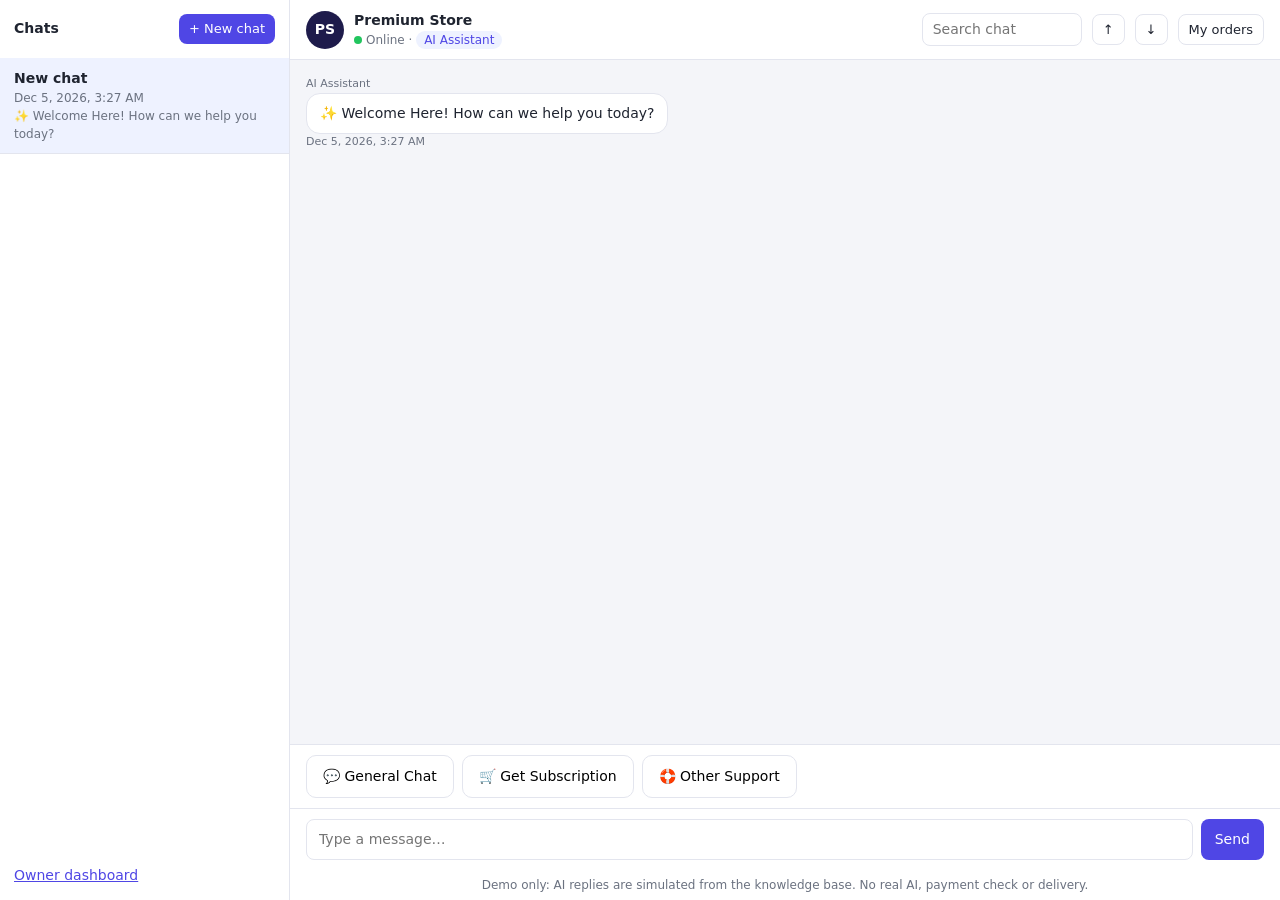
<file: index.html>
<!doctype html>
<html lang="en">

<head>
    <meta charset="utf-8">
    <meta name="viewport" content="width=device-width,initial-scale=1">
    <title>Premium Store Assistant</title>
    <link rel="stylesheet" href="style.css">
</head>

<body>
    <div class="chat-app">
        <aside id="side" class="side">
            <div class="side-h"><b>Chats</b><button class="btn sm" id="newBtn">+ New chat</button></div>
            <div id="hist"></div><a class="adm" href="admin.html">Owner dashboard</a>
        </aside>
        <main class="chat">
            <header class="chat-h"><button class="btn ghost sm mob" id="menuBtn">☰</button>
                <div class="logo">PS</div>
                <div><b>Premium Store</b>
                    <div class="sub"><span class="dot"></span>Online · <span id="who" class="badge">AI Assistant</span>
                    </div>
                </div>
                <div class="grow"></div><input id="search" placeholder="Search chat" class="inp sm"><button
                    class="btn ghost sm" id="prev">↑</button><button class="btn ghost sm" id="next">↓</button><button
                    class="btn ghost sm" id="ordersBtn">My orders</button>
            </header>
            <div id="msgs" class="msgs"></div>
            <div id="panel" class="panel"></div>
            <footer class="chat-f"><input id="inp" class="inp" placeholder="Type a message…"><button class="btn"
                    id="send">Send</button></footer>
            <div class="note">Demo only: AI replies are simulated from the knowledge base. No real AI, payment check or
                delivery.</div>
        </main>
    </div>
    <div id="toasts"></div>
    <script src="storage.js"></script>
    <script src="app.js"></script>
</body>

</html>
</file>
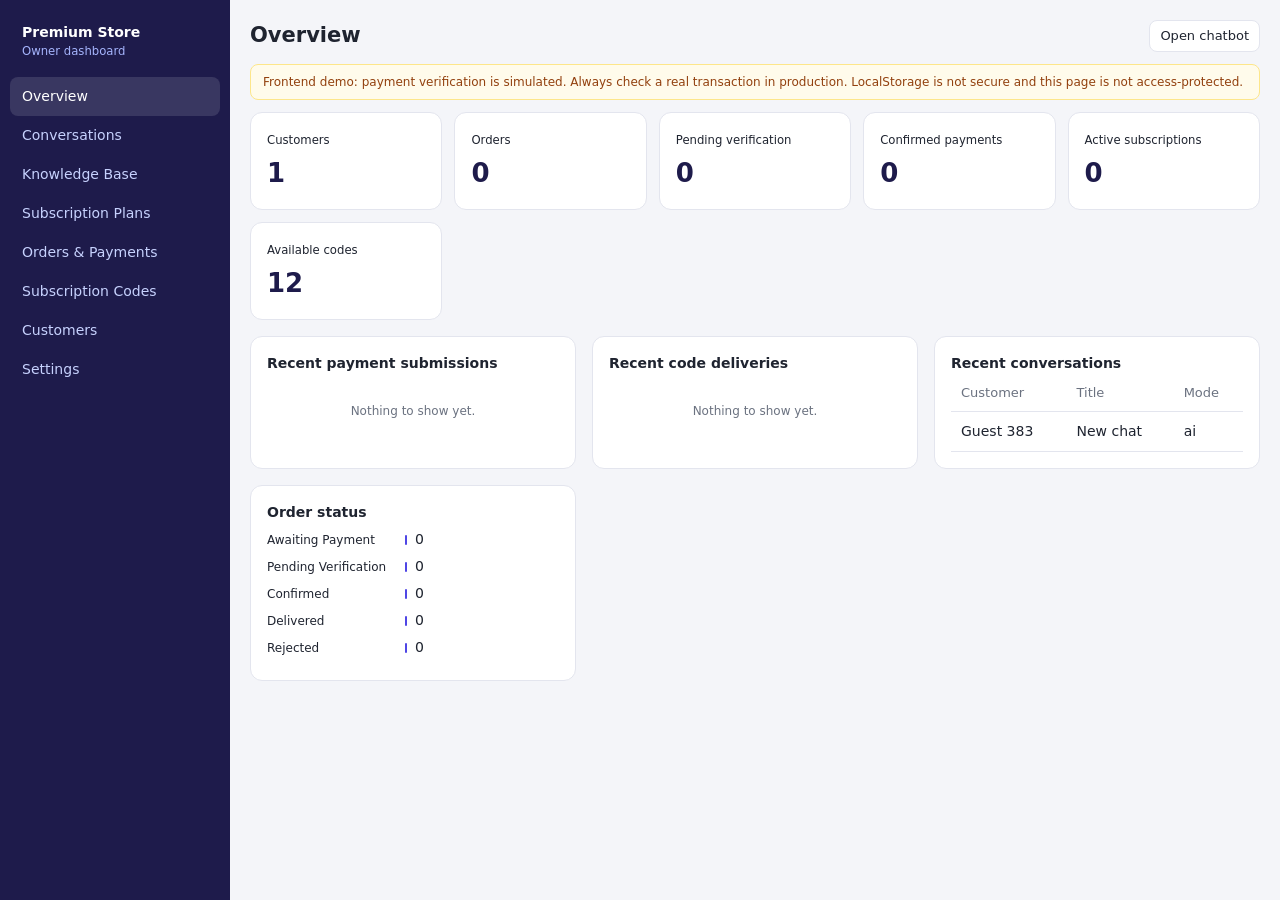
<file: admin.html>
<!doctype html>
<html lang="en">

<head>
    <meta charset="utf-8">
    <meta name="viewport" content="width=device-width,initial-scale=1">
    <title>Owner Dashboard</title>
    <link rel="stylesheet" href="style.css">
</head>

<body>
    <div class="adm-app">
        <aside class="nav" id="nav"></aside>
        <main class="main">
            <div class="top"><button class="btn ghost sm mob" id="navBtn">☰</button>
                <h2 id="title"></h2>
                <div class="grow"></div><a class="btn ghost sm" href="index.html">Open chatbot</a>
            </div>
            <div class="banner">Frontend demo: payment verification is simulated. Always check a real transaction in
                production. LocalStorage is not secure and this page is not access-protected.</div>
            <div id="view"></div>
        </main>
    </div>
    <div id="toasts"></div>
    <script src="storage.js"></script>
    <script src="admin.js"></script>
</body>

</html>
</file>
<file: style.css>
:root {
    --navy: #1e1b4b;
    --ind: #4f46e5;
    --bg: #f4f5f9;
    --b: #e3e5ee;
    --tx: #1f2430;
    --mu: #6b7280;
    --r: 12px
}

* {
    box-sizing: border-box
}

body {
    margin: 0;
    font: 14px/1.5 Inter, system-ui, sans-serif;
    background: var(--bg);
    color: var(--tx)
}

.grow {
    flex: 1
}

.row {
    display: flex;
    gap: 8px;
    align-items: center;
    margin: 8px 0;
    flex-wrap: wrap
}

.end {
    justify-content: flex-end
}

.mob {
    display: none
}

.btn {
    background: var(--ind);
    color: #fff;
    border: 0;
    border-radius: 8px;
    padding: 9px 14px;
    font: inherit;
    font-weight: 500;
    cursor: pointer;
    transition: .15s;
    text-decoration: none
}

.btn:hover {
    background: #4338ca
}

.btn:disabled {
    opacity: .5;
    cursor: not-allowed
}

.btn.ghost {
    background: #fff;
    color: var(--tx);
    border: 1px solid var(--b)
}

.btn.ghost:hover {
    background: #f0f1f7
}

.btn.danger {
    background: #dc2626
}

.btn.sm {
    padding: 5px 10px;
    font-size: 13px
}

.inp {
    width: 100%;
    border: 1px solid var(--b);
    border-radius: 8px;
    padding: 9px 12px;
    font: inherit;
    background: #fff
}

.inp:focus,
.btn:focus-visible {
    outline: 2px solid var(--ind);
    outline-offset: 1px
}

.inp.sm {
    width: 160px;
    padding: 5px 10px
}

label {
    display: block;
    margin: 10px 0 4px;
    color: var(--mu);
    font-size: 13px
}

.badge {
    font-size: 12px;
    padding: 2px 8px;
    border-radius: 99px;
    background: #eef2ff;
    color: var(--ind)
}

.Confirmed,
.Delivered,
.Active,
.Available {
    background: #dcfce7;
    color: #166534
}

.Rejected,
.Expired {
    background: #fee2e2;
    color: #991b1b
}

.PendingVerification,
.Pending,
.AwaitingPayment {
    background: #fef3c7;
    color: #92400e
}

.chat-app {
    display: flex;
    height: 100vh
}

.side {
    width: 290px;
    background: #fff;
    border-right: 1px solid var(--b);
    overflow: auto;
    display: flex;
    flex-direction: column
}

.side-h {
    display: flex;
    justify-content: space-between;
    align-items: center;
    padding: 14px
}

.hitem {
    padding: 10px 14px;
    border-bottom: 1px solid var(--b);
    cursor: pointer;
    display: flex;
    flex-direction: column
}

.hitem:hover,
.hitem.on {
    background: #eef2ff
}

.hitem small,
.hitem span {
    color: var(--mu);
    font-size: 12px
}

.adm {
    margin-top: auto;
    padding: 14px;
    color: var(--ind)
}

.chat {
    flex: 1;
    display: flex;
    flex-direction: column;
    min-width: 0
}

.chat-h {
    display: flex;
    align-items: center;
    gap: 10px;
    padding: 10px 16px;
    background: #fff;
    border-bottom: 1px solid var(--b);
    flex-wrap: wrap
}

.logo {
    width: 38px;
    height: 38px;
    border-radius: 50%;
    background: var(--navy);
    color: #fff;
    display: grid;
    place-items: center;
    font-weight: 700
}

.dot {
    display: inline-block;
    width: 8px;
    height: 8px;
    background: #22c55e;
    border-radius: 50%;
    margin-right: 4px
}

.sub {
    font-size: 12px;
    color: var(--mu)
}

.msgs {
    flex: 1;
    overflow: auto;
    padding: 16px;
    display: flex;
    flex-direction: column;
    gap: 10px
}

.msg {
    max-width: 78%
}

.msg.customer {
    align-self: flex-end;
    text-align: right
}

.lbl {
    font-size: 11px;
    color: var(--mu)
}

.ts {
    font-size: 11px;
    color: var(--mu)
}

.bub {
    display: inline-block;
    text-align: left;
    padding: 9px 13px;
    border-radius: 14px;
    background: #fff;
    border: 1px solid var(--b)
}

.customer .bub {
    background: var(--ind);
    color: #fff;
    border-color: var(--ind)
}

.owner .bub {
    background: #e0e7ff;
    border-color: #c7d2fe
}

.flash .bub {
    box-shadow: 0 0 0 3px #fde047
}

mark {
    background: #fde047
}

.panel {
    padding: 10px 16px;
    background: #fff;
    border-top: 1px solid var(--b);
    max-height: 42vh;
    overflow: auto
}

.opts {
    display: flex;
    gap: 8px;
    flex-wrap: wrap
}

.opt {
    border: 1px solid var(--b);
    background: #fff;
    border-radius: 10px;
    padding: 10px 16px;
    cursor: pointer;
    font: inherit;
    transition: .15s
}

.opt:hover {
    border-color: var(--ind);
    background: #eef2ff
}

.up {
    display: flex;
    flex-direction: column;
    gap: 10px
}

#prev-img,
.shot {
    max-width: 240px;
    border-radius: 8px;
    border: 1px solid var(--b)
}

.shot {
    max-width: 100%
}

.ord {
    padding: 8px 0;
    border-bottom: 1px solid var(--b)
}

.code {
    background: #f0fdf4;
    border: 1px solid #bbf7d0;
    padding: 8px;
    border-radius: 8px;
    margin-top: 6px
}

.hint,
.empty,
.note {
    color: var(--mu);
    font-size: 12px
}

.note {
    text-align: center;
    padding: 6px;
    background: #fff
}

.empty {
    padding: 16px;
    text-align: center
}

.chat-f {
    display: flex;
    gap: 8px;
    padding: 10px 16px;
    background: #fff;
    border-top: 1px solid var(--b)
}

.adm-app {
    display: flex;
    min-height: 100vh
}

.nav {
    width: 230px;
    background: var(--navy);
    padding: 16px 10px;
    flex-shrink: 0
}

.nav a {
    display: block;
    color: #c7d2fe;
    padding: 9px 12px;
    border-radius: 8px;
    text-decoration: none
}

.nav a:hover,
.nav a.on {
    background: rgba(255, 255, 255, .12);
    color: #fff
}

.brand {
    color: #fff;
    font-weight: 700;
    padding: 6px 12px 16px
}

.brand small {
    display: block;
    font-weight: 400;
    color: #a5b4fc
}

.main {
    flex: 1;
    padding: 20px;
    min-width: 0
}

.top {
    display: flex;
    align-items: center;
    gap: 10px
}

.top h2 {
    margin: 0
}

.banner {
    background: #fffbeb;
    border: 1px solid #fde68a;
    color: #92400e;
    padding: 8px 12px;
    border-radius: 8px;
    margin: 12px 0;
    font-size: 12px
}

.card {
    background: #fff;
    border: 1px solid var(--b);
    border-radius: var(--r);
    padding: 16px
}

.cards {
    display: grid;
    grid-template-columns: repeat(auto-fit, minmax(160px, 1fr));
    gap: 12px;
    margin-bottom: 16px
}

.card h3 {
    margin: 4px 0 0;
    font-size: 26px;
    color: var(--navy)
}

.grid2 {
    display: grid;
    grid-template-columns: repeat(auto-fit, minmax(320px, 1fr));
    gap: 16px
}

.tw {
    overflow: auto
}

table {
    width: 100%;
    border-collapse: collapse;
    background: #fff
}

th,
td {
    text-align: left;
    padding: 9px 10px;
    border-bottom: 1px solid var(--b);
    vertical-align: middle
}

th {
    color: var(--mu);
    font-weight: 500;
    font-size: 13px
}

td .btn {
    margin-right: 4px
}

.thumb {
    height: 36px;
    border-radius: 4px
}

.tabs {
    display: flex;
    gap: 6px;
    margin: 8px 0
}

.split {
    display: grid;
    grid-template-columns: 280px 1fr;
    gap: 16px
}

.list {
    padding: 0;
    max-height: 70vh;
    overflow: auto
}

.list .inp {
    margin: 10px;
    width: calc(100% - 20px)
}

.thread .msgs {
    max-height: 50vh
}

.bar {
    display: flex;
    align-items: center;
    gap: 8px;
    margin: 6px 0
}

.bar span {
    width: 130px;
    font-size: 12px
}

.bar i {
    display: block;
    height: 10px;
    background: var(--ind);
    border-radius: 5px;
    min-width: 2px
}

.bar em {
    font-style: normal
}

.overlay {
    position: fixed;
    inset: 0;
    background: rgba(15, 15, 40, .5);
    display: grid;
    place-items: center;
    z-index: 50;
    padding: 12px
}

.modal {
    background: #fff;
    border-radius: var(--r);
    width: min(560px, 100%);
    max-height: 90vh;
    overflow: auto
}

.modal.sm {
    width: min(380px, 100%)
}

.mh {
    display: flex;
    justify-content: space-between;
    align-items: center;
    padding: 14px 18px;
    border-bottom: 1px solid var(--b)
}

.mb {
    padding: 16px 18px
}

#toasts {
    position: fixed;
    right: 16px;
    bottom: 16px;
    z-index: 99;
    display: flex;
    flex-direction: column;
    gap: 8px
}

.toast {
    background: var(--navy);
    color: #fff;
    padding: 10px 16px;
    border-radius: 8px;
    animation: in .25s
}

.toast.err {
    background: #dc2626
}

@keyframes in {
    from {
        transform: translateY(8px);
        opacity: 0
    }
}

@media(max-width:800px) {
    .mob {
        display: inline-block
    }

    .side,
    .nav {
        position: fixed;
        z-index: 40;
        top: 0;
        bottom: 0;
        left: -300px;
        transition: .2s
    }

    .side.show,
    .nav.show {
        left: 0
    }

    .split {
        grid-template-columns: 1fr
    }

    .msg {
        max-width: 92%
    }
}

@media(prefers-reduced-motion:reduce) {
    * {
        transition: none !important;
        animation: none !important
    }
}
</file>
